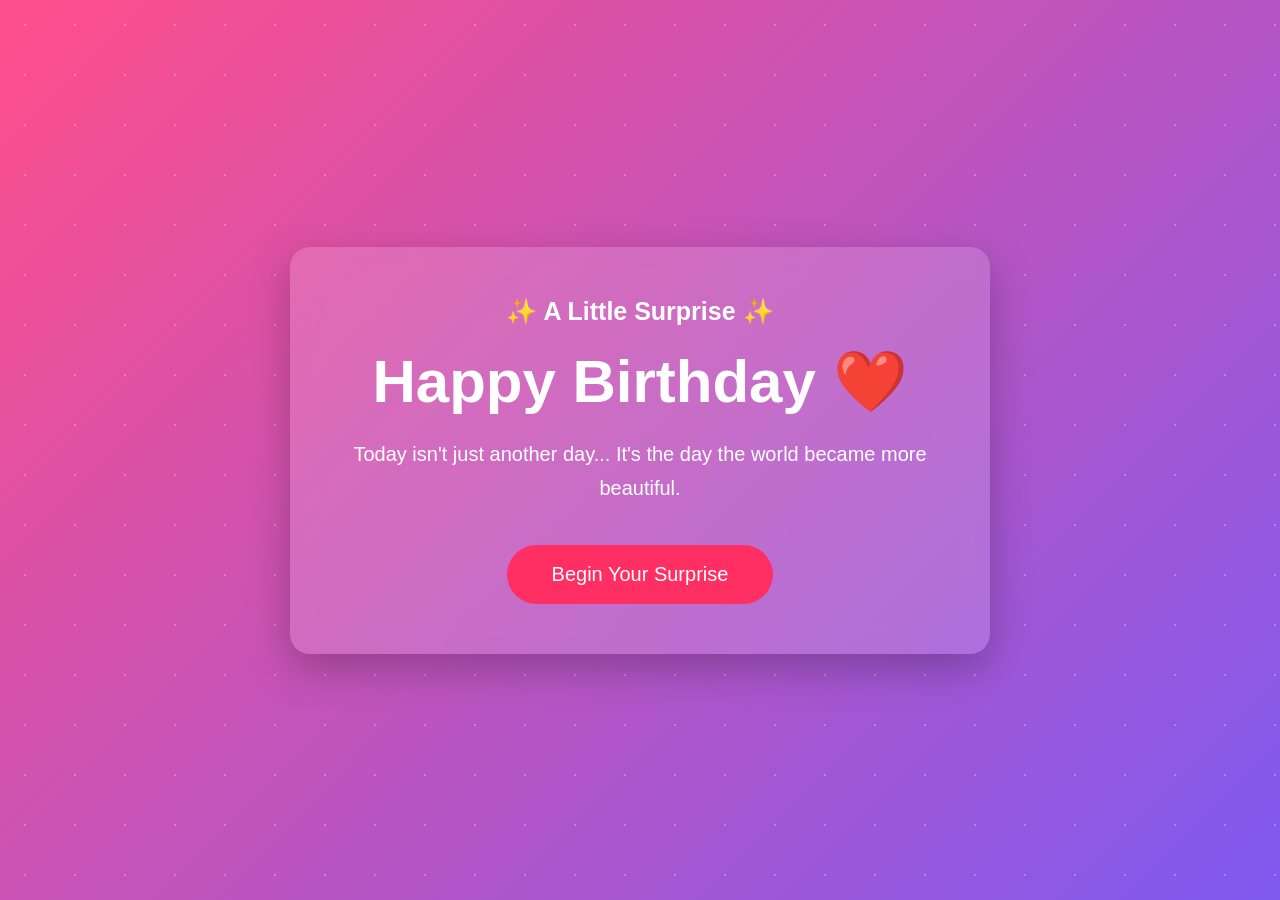
<file: index.html>
<!DOCTYPE html>
<html lang="en">

<head>

    <meta charset="UTF-8">

    <meta name="viewport"
          content="width=device-width, initial-scale=1.0">

    <title>Happy Birthday ❤️</title>

    <link rel="stylesheet" href="style.css">

</head>

<body>

<div class="stars"></div>

<div class="container">
    <h3>✨ A Little Surprise ✨</h3>

    <h1>Happy Birthday ❤️</h1>

    <p>

        Today isn't just another day...

        It's the day the world became more beautiful.

    </p>

    <button id="startBtn">

        Begin Your Surprise

    </button>

</div>
<script src="main.js"></script>

</body>

</html>
</file>
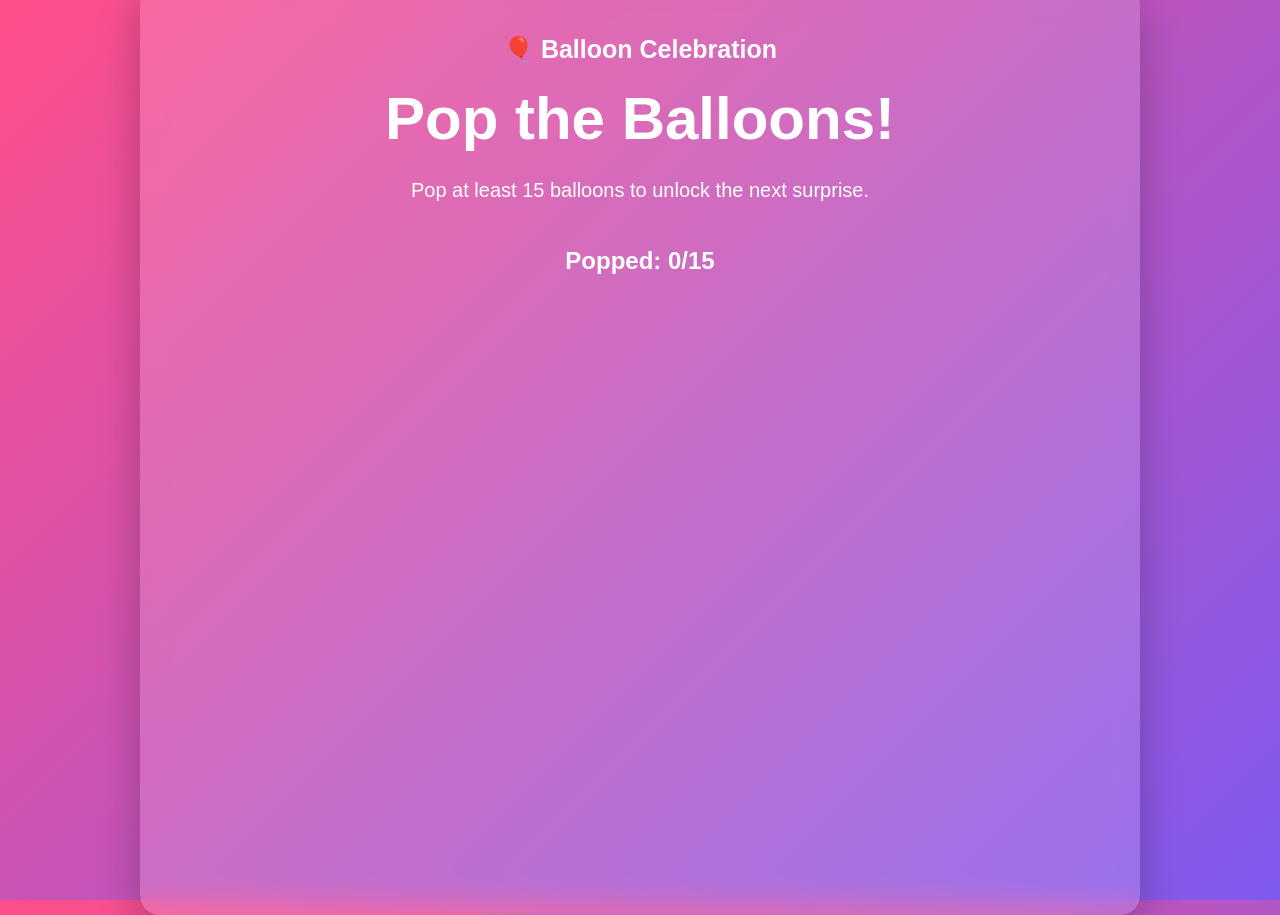
<file: balloons.html>
<!DOCTYPE html>
<html lang="en">

<head>

<meta charset="UTF-8">

<meta name="viewport"
content="width=device-width, initial-scale=1.0">

<title>Balloon Celebration 🎈</title>

<link rel="stylesheet"
href="style.css">

</head>

<body>

<div class="container balloon-container">

<h3>🎈 Balloon Celebration</h3>

<h1>Pop the Balloons!</h1>

<p>

Pop at least 15 balloons to unlock the next surprise.

</p>

<h2>

Popped:
<span id="score">0</span>/15

</h2>

<div id="balloonArea"></div>

<div id="balloonMessage">

<h2>🎉 Amazing! 🎉</h2>

<p>

You unlocked the next birthday surprise!

</p>

<button id="balloonNext">

Continue ➜

</button>

</div>

</div>

<script src="balloons.js"></script>

</body>

</html>
</file>
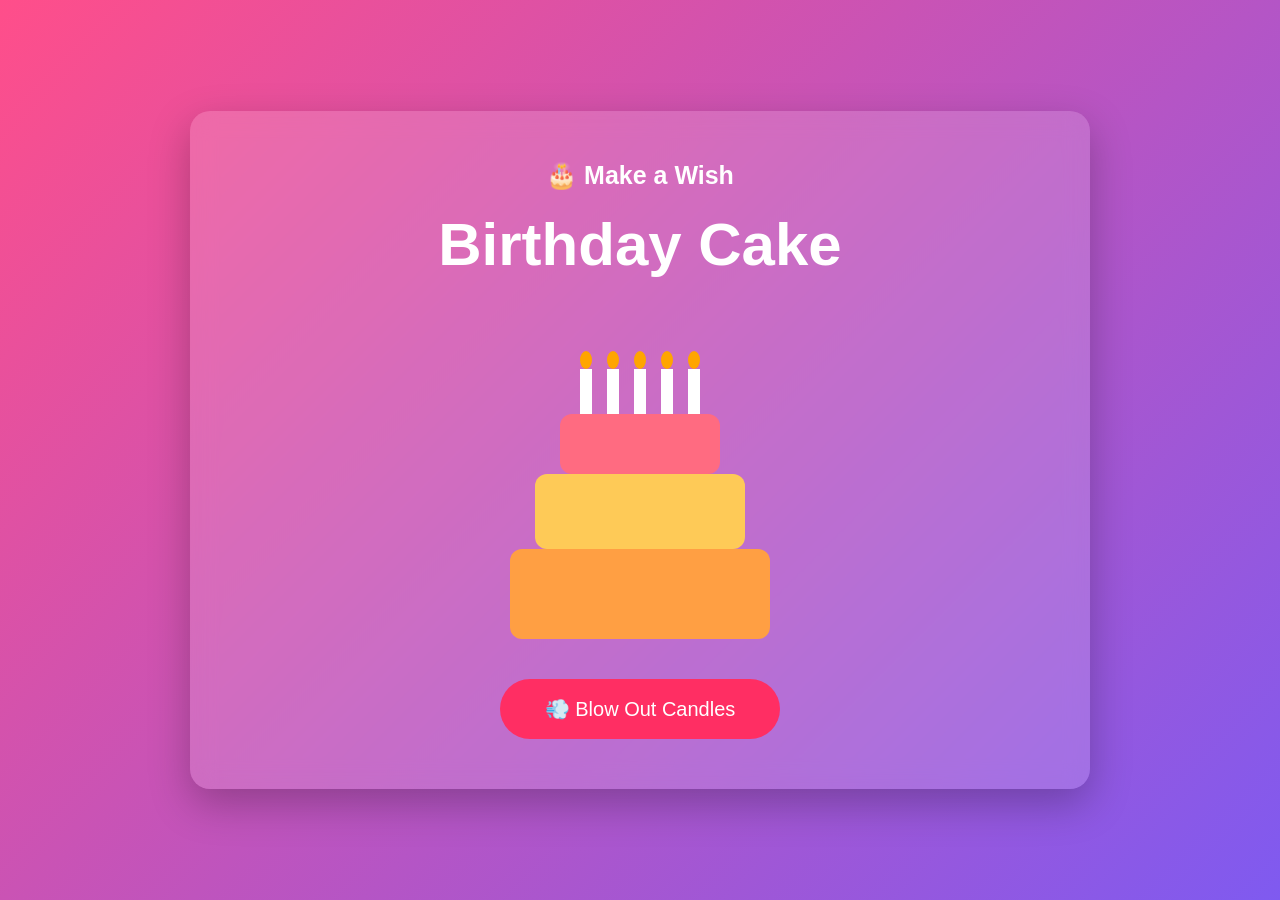
<file: cake.html>
<!DOCTYPE html>

<html lang="en">

<head>

<meta charset="UTF-8">

<meta name="viewport"
content="width=device-width, initial-scale=1.0">

<title>Birthday Cake 🎂</title>

<link rel="stylesheet"
href="style.css">

</head>

<body>

<div class="container cake-container">

<h3>🎂 Make a Wish</h3>

<h1>Birthday Cake</h1>

<div class="cake">

<div class="layer top"></div>

<div class="layer middle"></div>

<div class="layer bottom"></div>

<div class="candles">

<div class="candle">
<div class="flame"></div>
</div>

<div class="candle">
<div class="flame"></div>
</div>

<div class="candle">
<div class="flame"></div>
</div>

<div class="candle">
<div class="flame"></div>
</div>

<div class="candle">
<div class="flame"></div>
</div>

</div>

</div>

<button id="blow">

💨 Blow Out Candles

</button>

<div id="cakeMessage">

<h2>

🎉 Happy Birthday! 🎉

</h2>

<p>

May every wish you make today come true ❤️

</p>

<button id="cakeNext">

Continue ➜

</button>

</div>

</div>

<script src="cake.js"></script>

</body>

</html>
</file>
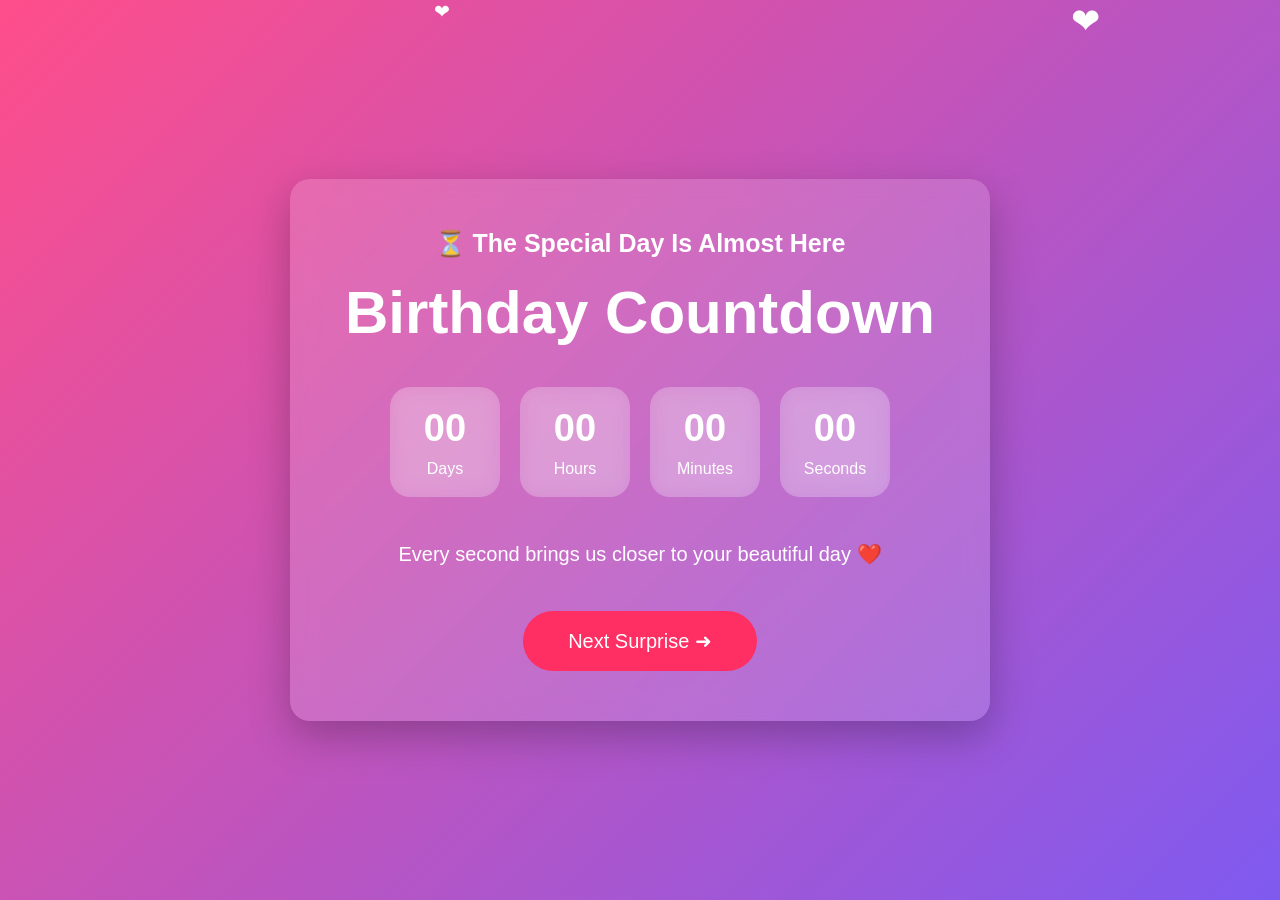
<file: countdown.html>
<!DOCTYPE html>
<html lang="en">

<head>

    <meta charset="UTF-8">

    <meta name="viewport" content="width=device-width, initial-scale=1.0">

    <title>Birthday Countdown</title>

    <link rel="stylesheet" href="style.css">

</head>

<body>

<div class="hearts"></div>

<div class="container">
    <h3>⏳ The Special Day Is Almost Here</h3>

    <h1>Birthday Countdown</h1>

    <div class="countdown">

        <div class="time-box">
            <span id="days">00</span>
            <small>Days</small>
        </div>

        <div class="time-box">
            <span id="hours">00</span>
            <small>Hours</small>
        </div>

        <div class="time-box">
            <span id="minutes">00</span>
            <small>Minutes</small>
        </div>
        <div class="time-box">
            <span id="seconds">00</span>
            <small>Seconds</small>
        </div>

    </div>

    <p class="message">
        Every second brings us closer to your beautiful day ❤️
    </p>

    <button id="nextBtn">Next Surprise ➜</button>

</div>

<script src="countdown.js"></script>

</body>

</html>
</file>
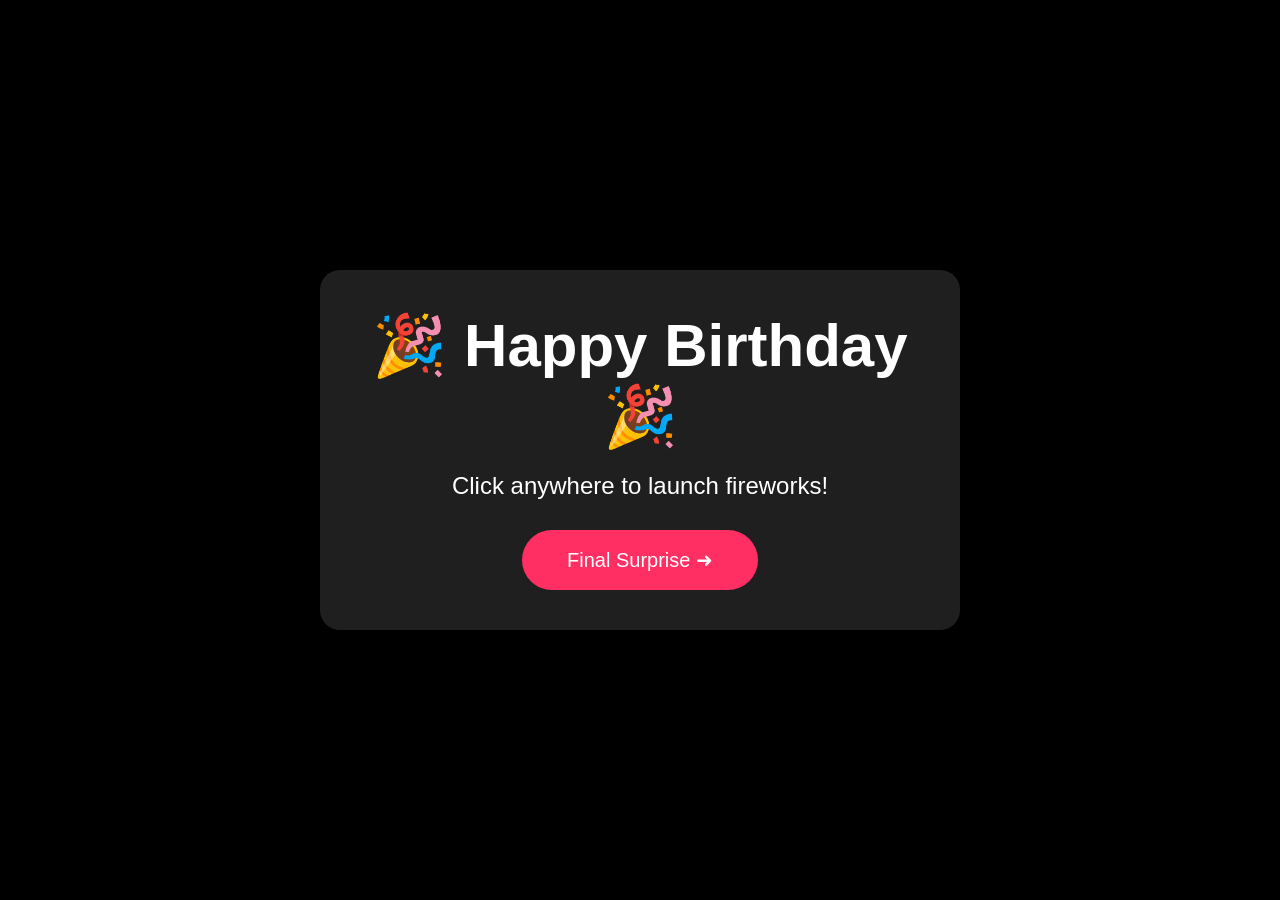
<file: fireworks.html>
<!DOCTYPE html>

<html lang="en">

<head>

<meta charset="UTF-8">

<meta name="viewport"
content="width=device-width, initial-scale=1.0">

<title>Fireworks Celebration 🎆</title>

<link rel="stylesheet"
href="style.css">

</head>

<body>

<canvas id="fireCanvas"></canvas>

<div class="fire-container">

<h1>🎉 Happy Birthday 🎉</h1>

<p>

Click anywhere to launch fireworks!

</p>

<button id="fireNext">

Final Surprise ➜

</button>

</div>

<script src="fireworks.js"></script>

</body>

</html>
</file>
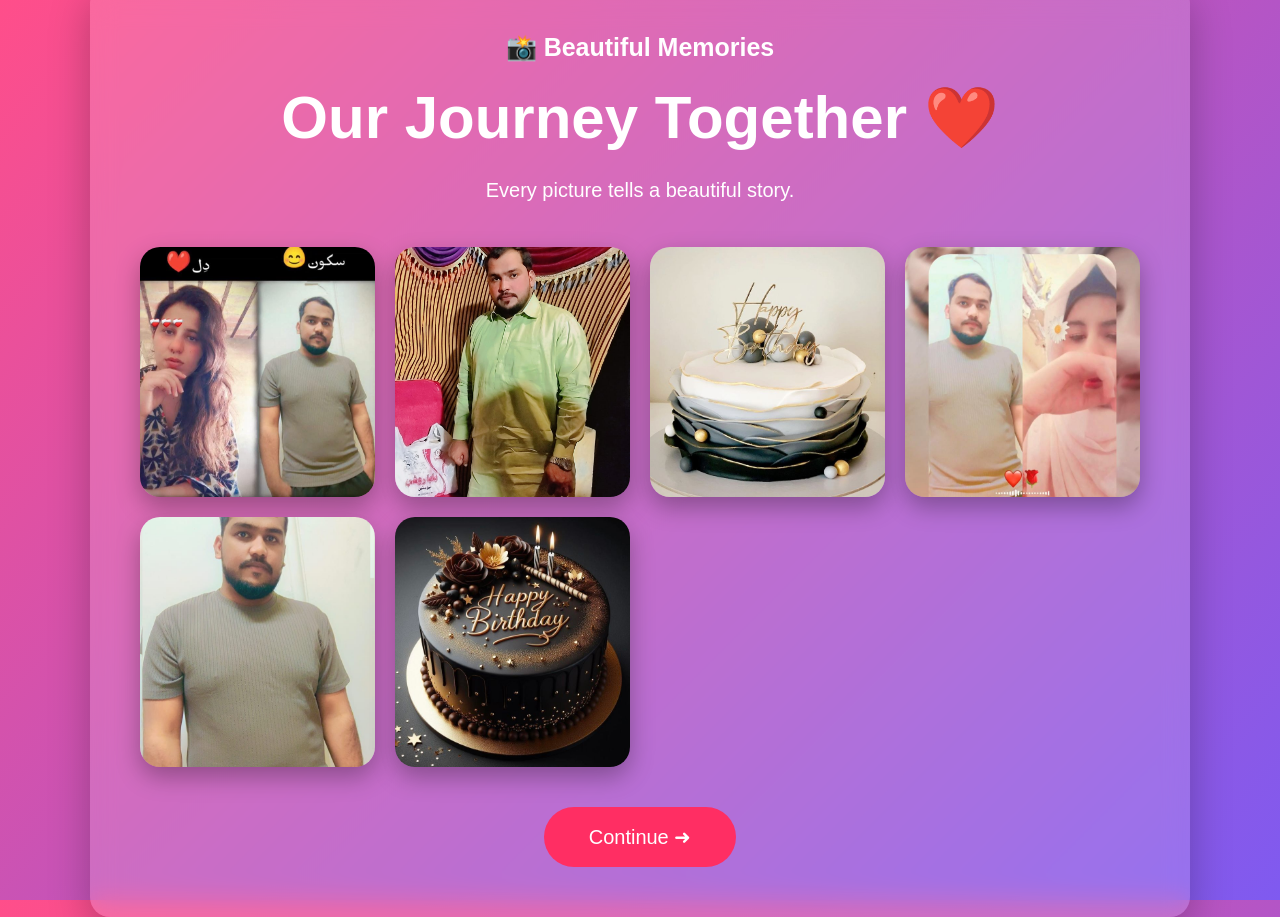
<file: gallery.html>
<!DOCTYPE html>
<html lang="en">

<head>

<meta charset="UTF-8">

<meta name="viewport"
content="width=device-width, initial-scale=1.0">

<title>Our Memories ❤️</title>

<link rel="stylesheet"
href="style.css">

</head>

<body>

<div class="container gallery-container">
    <h3>📸 Beautiful Memories</h3>

<h1>Our Journey Together ❤️</h1>

<p>
Every picture tells a beautiful story.
</p>

<div class="gallery">
    <img src="photo1.jpeg" class="gallery-img">

<img src="photo2.jpeg" class="gallery-img">

<img src="photo3.jpeg" class="gallery-img">

<img src="photo4.jpeg" class="gallery-img">

<img src="photo5.jpeg" class="gallery-img">

<img src="photo6.jpeg" class="gallery-img">

</div>

<button id="galleryNext">
    Continue ➜
</button>

</div>

<!-- Lightbox -->

<div id="lightbox">

<span id="close">&times;</span>

<img id="lightboxImage">

</div>

<script src="gallery.js"></script>

</body>

</html>
</file>
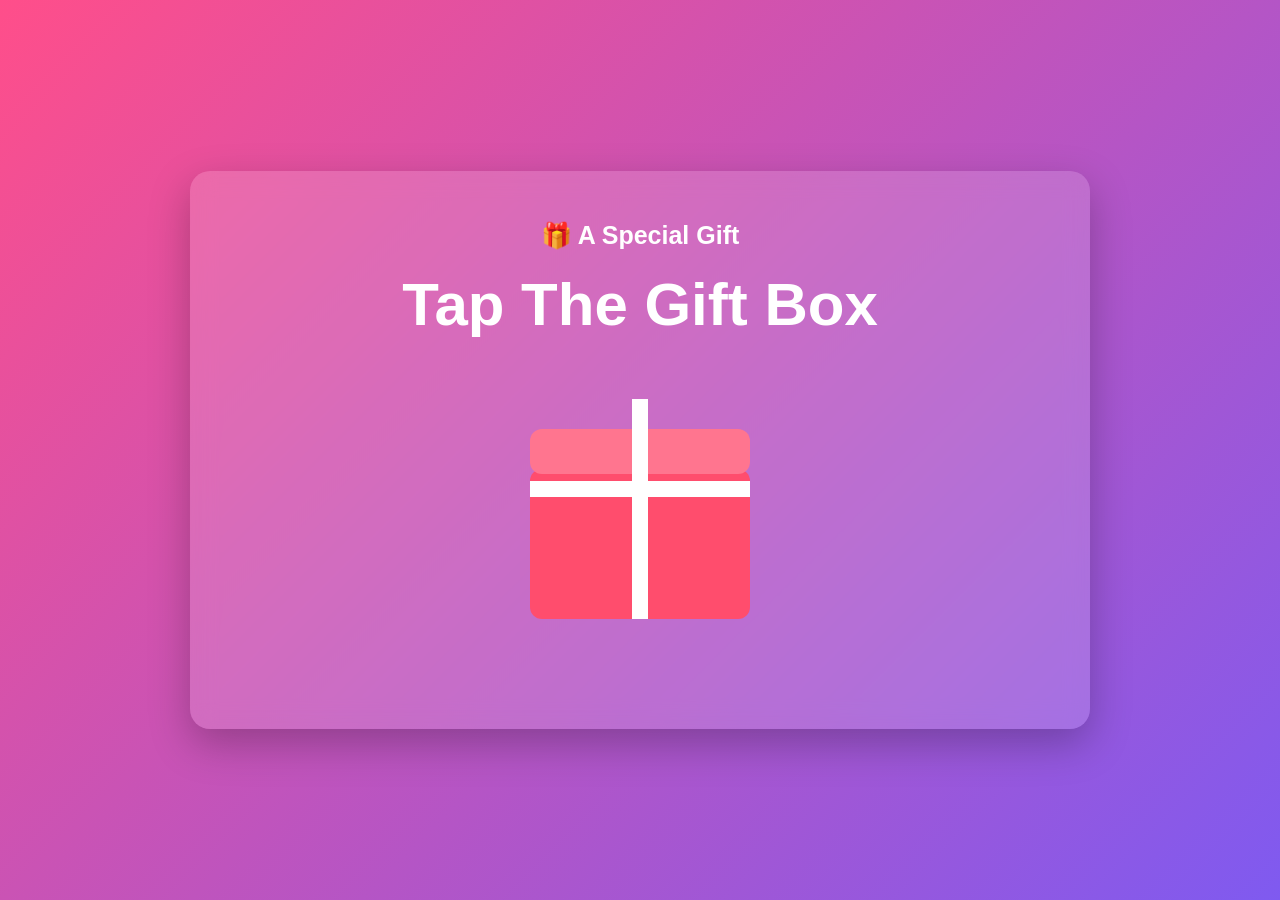
<file: gift.html>
<!DOCTYPE html>

<html lang="en">

<head>

<meta charset="UTF-8">

<meta name="viewport"
content="width=device-width, initial-scale=1.0">

<title>Magic Gift 🎁</title>

<link rel="stylesheet"
href="style.css">

</head>

<body>

<div class="container gift-container">

<h3>🎁 A Special Gift</h3>

<h1>Tap The Gift Box</h1>

<div id="giftBox">

<div class="gift-lid"></div>

<div class="gift-body"></div>

<div class="gift-ribbon-v"></div>

<div class="gift-ribbon-h"></div>

</div>

<div id="giftContent">

<h2>❤️ Surprise ❤️</h2>

<img src="photo7.jpeg"
class="gift-photo">

<p>

You are the greatest gift life has ever given.

Happy Birthday!

May your life always be filled with happiness,
success, love, and beautiful memories.

🎂❤️🎉

</p>

<button id="giftNext">

Continue ➜

</button>

</div>

</div>

<script src="gift.js"></script>

</body>

</html>
</file>
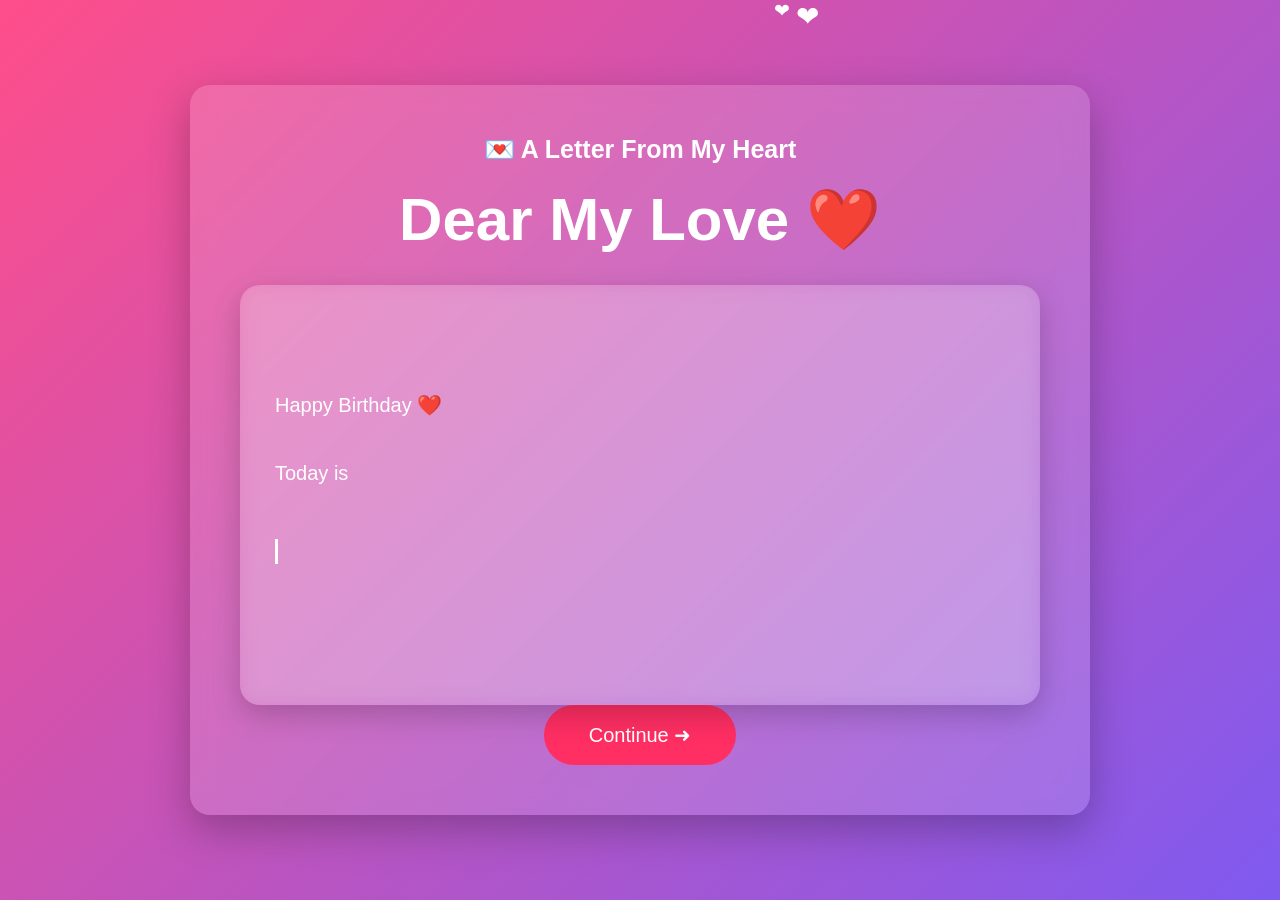
<file: letter.html>
<!DOCTYPE html>
<html lang="en">

<head>

<meta charset="UTF-8">

<meta name="viewport" content="width=device-width, initial-scale=1.0">

<title>A Letter For You ❤️</title>

<link rel="stylesheet" href="style.css">

</head>

<body>

<div class="hearts"></div>

<div class="container letter-container">
    <h3>💌 A Letter From My Heart</h3>

<h1>Dear My Love ❤️</h1>

<div class="letter-box">

<p id="typedText"></p>

</div>

<button id="letterNext">

Continue ➜

</button>

</div>

<script src="letter.js"></script>

</body>

</html>
</file>
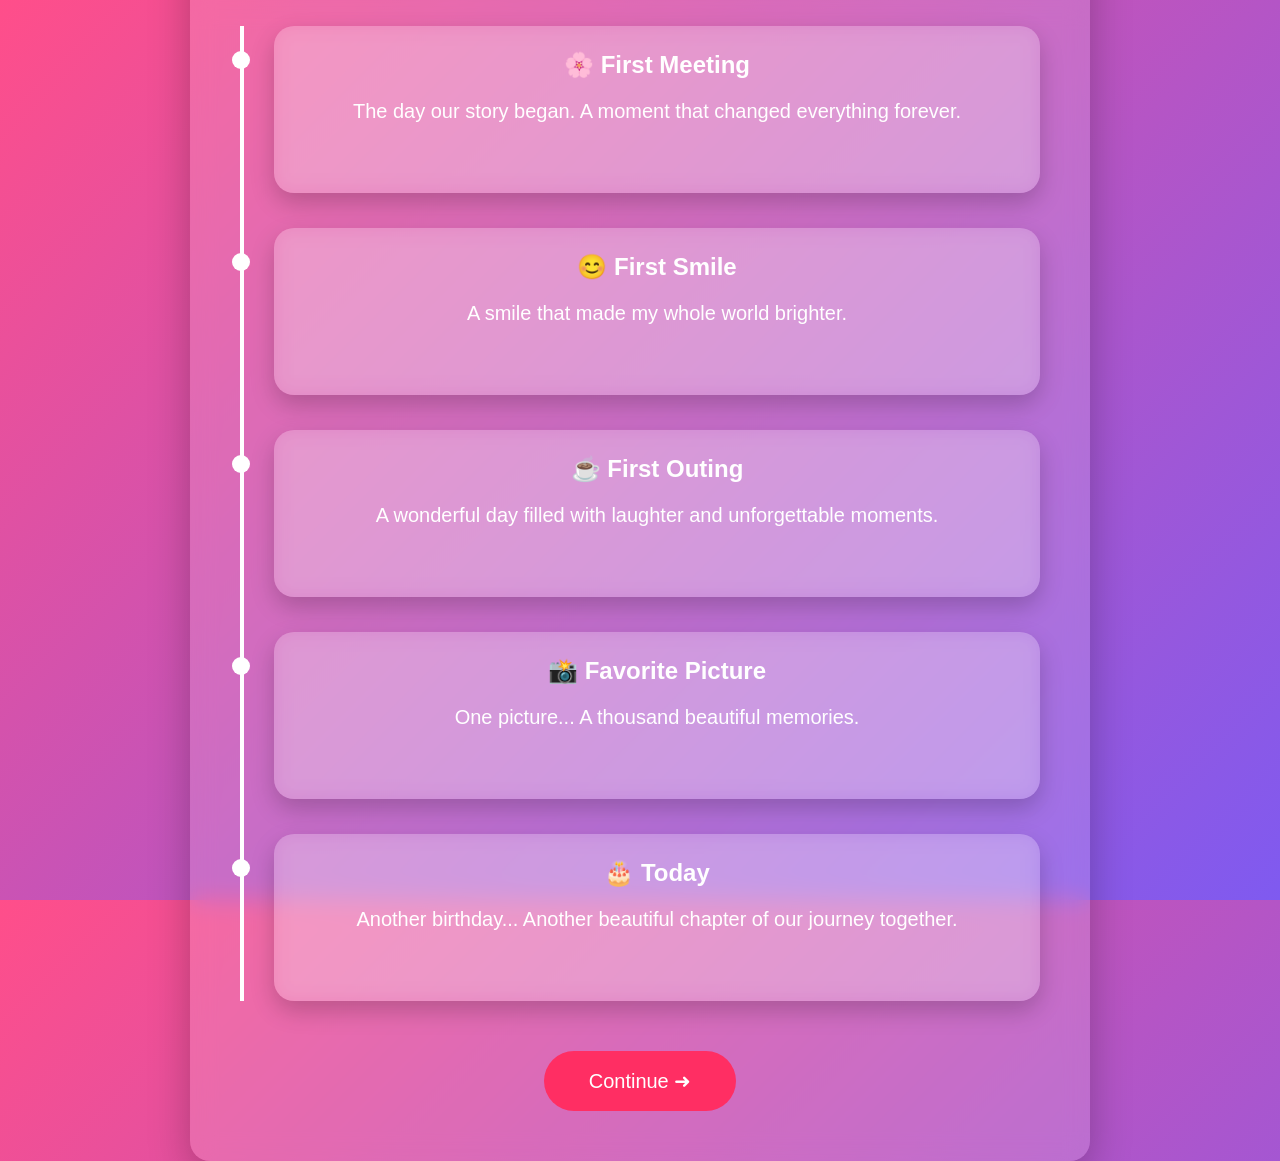
<file: memories.html>
<!DOCTYPE html>

<html lang="en">

<head>

<meta charset="UTF-8">

<meta name="viewport"
content="width=device-width, initial-scale=1.0">

<title>Our Beautiful Memories</title>

<link rel="stylesheet"
href="style.css">

</head>

<body>

<div class="container memories-container">

<h3>❤️ Our Journey</h3>

<h1>Beautiful Memories Together</h1>

<div class="timeline">

<div class="memory">
<h2>🌸 First Meeting</h2>
<p>
The day our story began.
A moment that changed everything forever.
</p>
</div>

<div class="memory">
<h2>😊 First Smile</h2>
<p>
A smile that made my whole world brighter.
</p>
</div>

<div class="memory">
<h2>☕ First Outing</h2>
<p>
A wonderful day filled with laughter and unforgettable moments.
</p>
</div>

<div class="memory">
<h2>📸 Favorite Picture</h2>
<p>
One picture...
A thousand beautiful memories.
</p>
</div>

<div class="memory">
<h2>🎂 Today</h2>
<p>
Another birthday...
Another beautiful chapter of our journey together.
</p>
</div>

</div>

<button id="memoryNext">

Continue ➜

</button>

</div>

<script src="memories.js"></script>

</body>

</html>
</file>
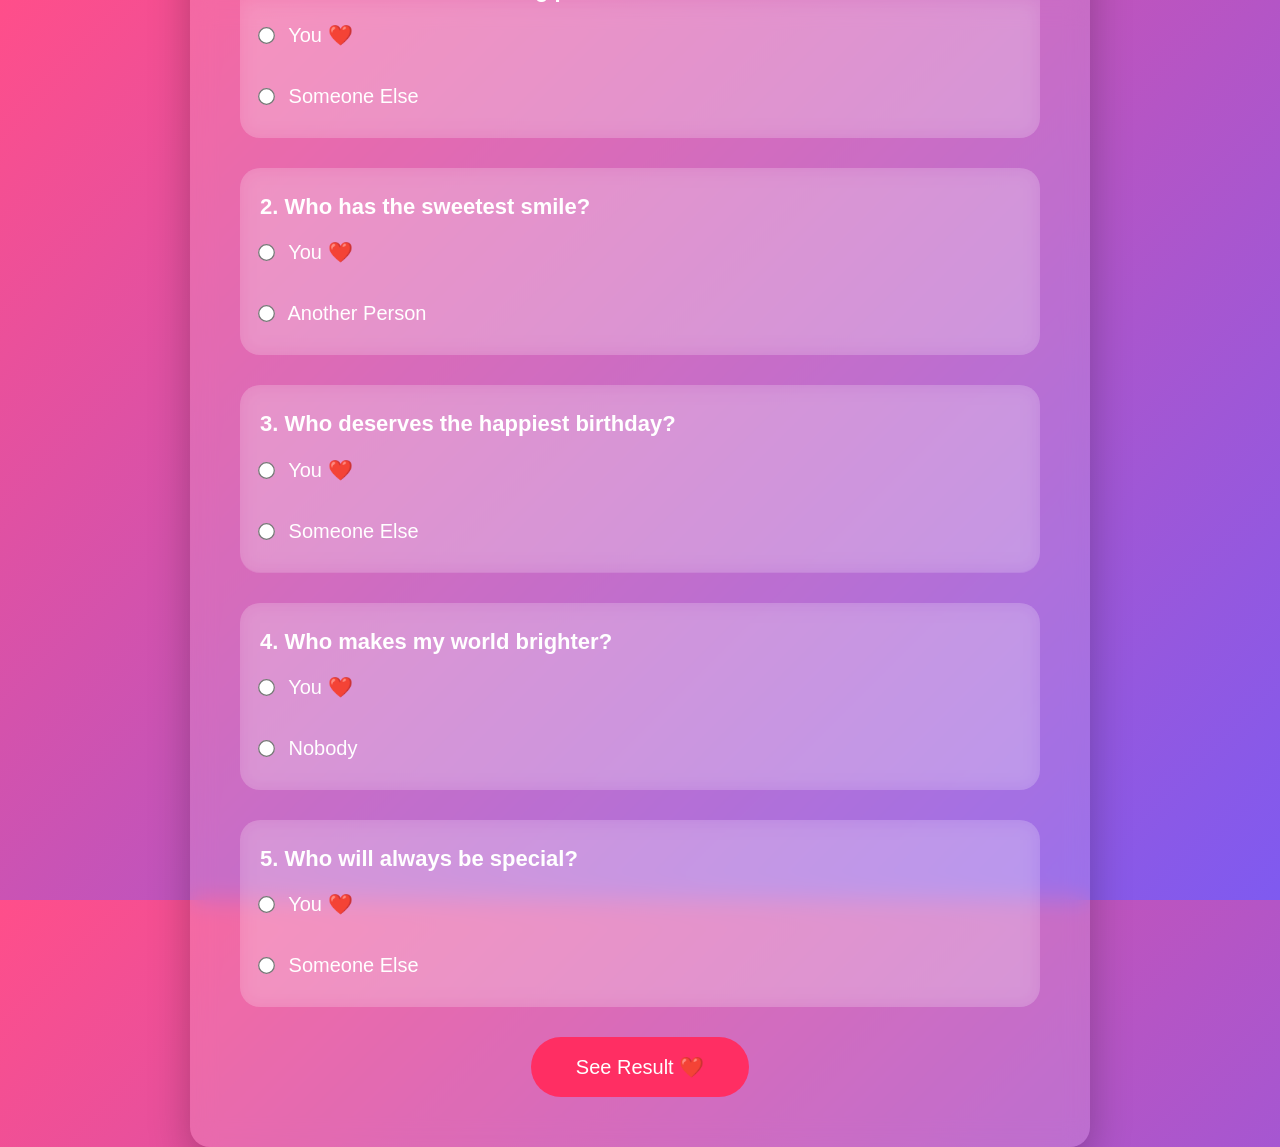
<file: quiz.html>
<!DOCTYPE html>
<html lang="en">

<head>

<meta charset="UTF-8">

<meta name="viewport"
content="width=device-width, initial-scale=1.0">

<title>Love Quiz ❤️</title>

<link rel="stylesheet"
href="style.css">

</head>

<body>

<div class="container quiz-container">

<h3>❤️ Fun Time</h3>

<h1>Birthday Love Quiz</h1>

<form id="quizForm">

<div class="question">

<p>1. Who is the most amazing person?</p>

<label><input type="radio" name="q1" value="1"> You ❤️</label><br>

<label><input type="radio" name="q1" value="0"> Someone Else</label>

</div>

<div class="question">

<p>2. Who has the sweetest smile?</p>

<label><input type="radio" name="q2" value="1"> You ❤️</label><br>

<label><input type="radio" name="q2" value="0"> Another Person</label>

</div>

<div class="question">

<p>3. Who deserves the happiest birthday?</p>

<label><input type="radio" name="q3" value="1"> You ❤️</label><br>

<label><input type="radio" name="q3" value="0"> Someone Else</label>

</div>

<div class="question">

<p>4. Who makes my world brighter?</p>

<label><input type="radio" name="q4" value="1"> You ❤️</label><br>

<label><input type="radio" name="q4" value="0"> Nobody</label>

</div>

<div class="question">

<p>5. Who will always be special?</p>

<label><input type="radio" name="q5" value="1"> You ❤️</label><br>

<label><input type="radio" name="q5" value="0"> Someone Else</label>

</div>

<button type="submit">

See Result ❤️

</button>

</form>

<div id="result"></div>

<button id="quizNext" style="display:none;">

Continue ➜

</button>

</div>

<script src="quiz.js"></script>

</body>

</html>
</file>
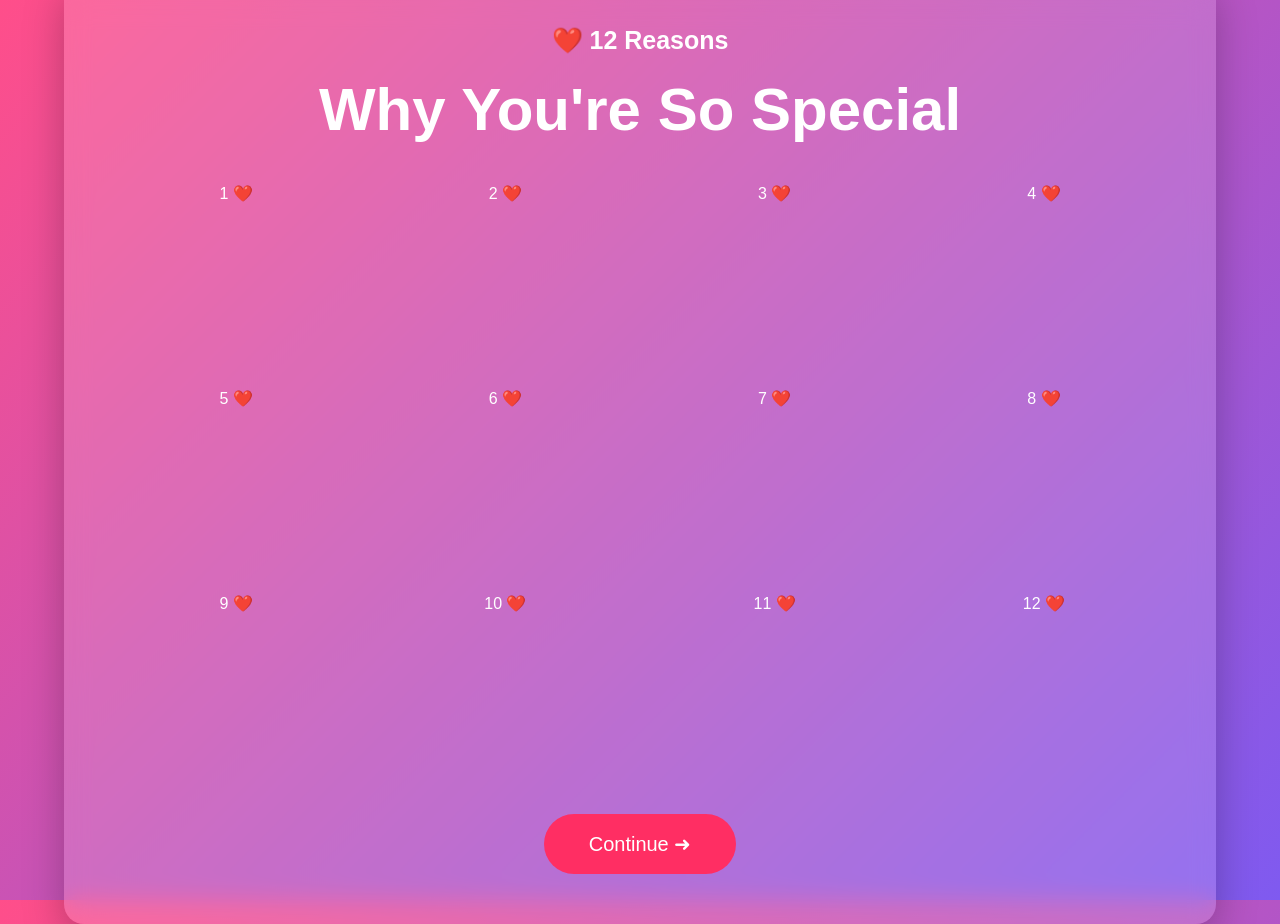
<file: reasons.html>
<html lang="en">

<head>

<meta charset="UTF-8">

<meta name="viewport"
content="width=device-width, initial-scale=1.0">

<title>Reasons I Love You ❤️</title>

<link rel="stylesheet"
href="style.css">

</head>

<body>

<div class="container reasons-container">
    <h3>❤️ 12 Reasons</h3>

<h1>Why You're So Special</h1>

<div class="cards">

<div class="card">
<div class="inner">
<div class="front">1 ❤️</div>
<div class="back">Your Beautiful Smile</div>
</div>
</div>

<div class="card">
<div class="inner">
<div class="front">2 ❤️</div>
<div class="back">Your Kind Heart</div>
</div>
</div>
<div class="card">
<div class="inner">
<div class="front">3 ❤️</div>
<div class="back">Your Caring Nature</div>
</div>
</div>

<div class="card">
<div class="inner">
<div class="front">4 ❤️</div>
<div class="back">Your Cute Laugh</div>
</div>
</div>

<div class="card">
<div class="inner">
<div class="front">5 ❤️</div>
<div class="back">Your Support</div>
</div>
</div>

<div class="card">
<div class="inner">
<div class="front">6 ❤️</div>
<div class="back">Your Sweet Voice</div>
</div>
</div>

<div class="card">
<div class="inner">
<div class="front">7 ❤️</div>
<div class="back">Your Eyes</div>
</div>
</div>

<div class="card">
<div class="inner">
<div class="front">8 ❤️</div>
<div class="back">Your Honesty</div>
</div>
</div>

<div class="card">
<div class="inner">
<div class="front">9 ❤️</div>
<div class="back">Your Positivity</div>
</div>
</div>

<div class="card">
<div class="inner">
<div class="front">10 ❤️</div>
<div class="back">Your Hugs</div>
</div>
</div>

<div class="card">
<div class="inner">
<div class="front">11 ❤️</div>
<div class="back">Your Personality</div>
</div>
</div>

<div class="card">
<div class="inner">
<div class="front">12 ❤️</div>
<div class="back">Everything About You ❤️</div>
</div>
</div>

</div>

<button id="reasonNext">

Continue ➜

</button>

</div>

<script src="reasons.js"></script>

</body>

</html>
</file>
<file: style.css>
*{
    margin:0;
    padding:0;
    box-sizing:border-box;
}

body{

    font-family:Arial,Helvetica,sans-serif;

    height:100vh;

    display:flex;

    justify-content:center;

    align-items:center;

    overflow:hidden;

    background:linear-gradient(135deg,#ff4e8a,#7f5af0);
    }

.container{

    width:90%;
    max-width:700px;

    text-align:center;

    padding:50px;

    border-radius:20px;

    background:rgba(255,255,255,.15);

    backdrop-filter:blur(12px);

    color:white;

    box-shadow:0 15px 40px rgba(0,0,0,.25);

}
.container h3{

    font-size:25px;

    margin-bottom:20px;

}

.container h1{

    font-size:60px;

    margin-bottom:20px;

}

.container p{

    font-size:20px;

    line-height:1.7;

    margin-bottom:40px;
    }

button{

    padding:18px 45px;

    border:none;

    border-radius:50px;

    cursor:pointer;

    font-size:20px;

    color:white;

    background:#ff2e63;

    transition:.4s;

}

button:hover{

    transform:scale(1.08);

    box-shadow:0 10px 25px rgba(0,0,0,.3);

}
.stars{

    position:absolute;

    width:100%;

    height:100%;

    background-image:
    radial-gradient(white 1px, transparent 1px);

    background-size:50px 50px;

    opacity:.25;

    animation:moveStars 80s linear infinite;

}

@keyframes moveStars{

    from{

        transform:translateY(0);
        }

    to{

        transform:translateY(-1000px);

    }

}

@media(max-width:768px){

.container h1{

font-size:40px;

}

.container p{

font-size:18px;

}
button{

font-size:18px;

}

}




/* Countdown Section */

.countdown{

    display:flex;

    justify-content:center;

    gap:20px;

    flex-wrap:wrap;

    margin:40px 0;

}

.time-box{

    width:110px;

    height:110px;

    border-radius:20px;
    background:rgba(255,255,255,.2);

    display:flex;

    flex-direction:column;

    justify-content:center;

    align-items:center;

    backdrop-filter:blur(10px);

}

.time-box span{

    font-size:38px;

    font-weight:bold;

}

.time-box small{

    margin-top:10px;

    font-size:16px;

}
.message{

    margin-bottom:35px;

    font-size:22px;

}

/* Floating Hearts */

.hearts{

    position:absolute;

    width:100%;

    height:100%;

    overflow:hidden;

    z-index:-1;

}

.heart{

    position:absolute;

    color:white;
     font-size:24px;

    animation:floatHeart linear infinite;

}

@keyframes floatHeart{

    from{

        transform:translateY(100vh);

        opacity:1;

    }

    to{
        transform:translateY(-120vh);

        opacity:0;

    }

}

@media(max-width:768px){

.time-box{

width:80px;

height:80px;

}

.time-box span{

font-size:28px;

}
.message{

font-size:18px;

}

}




/* Gallery */

.gallery{

display:grid;

grid-template-columns:
repeat(auto-fit,minmax(220px,1fr));

gap:20px;

margin:40px 0;

}

.gallery img{
    width:100%;

height:250px;

object-fit:cover;

border-radius:20px;

cursor:pointer;

transition:.5s;

box-shadow:0 10px 25px rgba(0,0,0,.3);

}

.gallery img:hover{

transform:scale(1.06);

}

#lightbox{

display:none;

position:fixed;

top:0;
left:0;

width:100%;

height:100%;

background:rgba(0,0,0,.9);

justify-content:center;

align-items:center;

z-index:999;

}

#lightbox img{

max-width:90%;

max-height:90%;

border-radius:20px;

}

#close{

position:absolute;
top:30px;

right:40px;

font-size:55px;

color:white;

cursor:pointer;

}

.gallery-container{

max-width:1100px;

}


/* Letter */

.letter-container{

max-width:900px;

}

.letter-box{

margin-top:30px;

padding:35px;

background:rgba(255,255,255,.15);

border-radius:20px;

text-align:left;

line-height:2;

font-size:22px;

min-height:420px;

backdrop-filter:blur(10px);

box-shadow:0 10px 30px rgba(0,0,0,.2);

}

#typedText{

white-space:pre-line;

}

.letter-box::after{

content:"";

border-right:3px solid white;

animation:blink .8s infinite;

}

@keyframes blink{

50%{

border-color:transparent;

}

}

.letter-box{

animation:fadeIn 1.2s ease;

}

@keyframes fadeIn{

from{

opacity:0;

transform:translateY(30px);

}

to{

opacity:1;

transform:translateY(0);

}

}

/* Reasons */

.reasons-container{

max-width:1200px;

}

.cards{

display:grid;

grid-template-columns:
repeat(auto-fit,minmax(220px,1fr));

gap:25px;

margin:40px 0;

}
.card{

height:180px;

perspective:1000px;

cursor:pointer;

}

.inner{

position:relative;

width:100%;

height:100%;

transition:1s;

transform-style:preserve-3d;

}

.card.flip .inner{

transform:rotateY(180deg);

}
.back{

position:absolute;

width:100%;

height:100%;

border-radius:20px;

display:flex;

justify-content:center;

align-items:center;

font-size:24px;

font-weight:bold;

backface-visibility:hidden;

background:rgba(255,255,255,.18);

backdrop-filter:blur(10px);

box-shadow:0 10px 25px rgba(0,0,0,.2);
color:white;

padding:15px;

text-align:center;

}

.back{

transform:rotateY(180deg);

background:#ff2e63;

}

.card:hover{

transform:translateY(-8px);

}



/* =======================
      Memory Timeline
======================= */

.memories-container{

max-width:900px;

}

.timeline{

position:relative;

margin:50px auto;

padding-left:30px;

border-left:4px solid white;

}

.memory{

background:rgba(255,255,255,.18);

backdrop-filter:blur(10px);

padding:25px;
margin:35px 0;

border-radius:20px;

box-shadow:0 10px 25px rgba(0,0,0,.2);

opacity:0;

transform:translateX(-80px);

transition:1s;

}

.memory.show{

opacity:1;

transform:translateX(0);

}

.memory::before{

content:"";

position:absolute;

left:-42px;
width:18px;

height:18px;

background:white;

border-radius:50%;

}

.memory h2{

margin-bottom:15px;

}

.memory:hover{

transform:scale(1.03);

}


/* =====================
        Quiz
===================== */

.quiz-container{

max-width:900px;

}

.question{

text-align:left;

margin:30px 0;

padding:20px;

background:rgba(255,255,255,.15);

border-radius:20px;

backdrop-filter:blur(10px);

}

.question p{

font-size:22px;

margin-bottom:15px;

font-weight:bold;

}

.question label{

font-size:20px;

display:block;

margin:10px 0;

cursor:pointer;

}

input[type=radio]{

margin-right:10px;

transform:scale(1.3);

}




/* ======================
      Balloons
====================== */

.balloon-container{

max-width:1000px;

}

#balloonArea{

position:relative;

width:100%;

height:550px;

overflow:hidden;

margin-top:40px;
}

.balloon{

position:absolute;

bottom:-120px;

width:70px;

height:90px;

border-radius:50%;

cursor:pointer;

animation:fly linear infinite;

box-shadow:0 8px 20px rgba(0,0,0,.25);

}

.balloon::after{

content:"";

position:absolute;

width:2px;

height:70px;

background:white;

left:34px;

top:88px;

}

@keyframes fly{

from{

transform:translateY(0);

}

to{

transform:translateY(-800px);

}

}

.balloon:hover{

transform:scale(1.1);

}

#balloonMessage{

display:none;

margin-top:30px;

padding:30px;

background:rgba(255,255,255,.18);

border-radius:20px;

backdrop-filter:blur(10px);

}



/* =====================
       Birthday Cake
===================== */

.cake-container{

max-width:900px;

}

.cake{

position:relative;

width:320px;

height:320px;

margin:40px auto;

}

.layer{

position:absolute;

left:50%;

transform:translateX(-50%);

border-radius:12px;

}

.bottom{

bottom:0;

width:260px;

height:90px;

background:#ff9f43;

}

.middle{

bottom:90px;

width:210px;

height:75px;

background:#feca57;

}

.top{

    bottom:165px;

width:160px;

height:60px;

background:#ff6b81;

}

.candles{

position:absolute;

bottom:225px;

left:50%;

transform:translateX(-50%);

display:flex;

gap:15px;

}

.candle{

width:12px;

height:45px;

background:white;

position:relative;

}

.flame{

position:absolute;

width:12px;

height:18px;

background:orange;

border-radius:50% 50% 50% 50%;

top:-18px;

animation:flicker .4s infinite alternate;

}

@keyframes flicker{

from{

    transform:scale(1);

opacity:1;

}

to{

transform:scale(.8);

opacity:.6;

}

}

#cakeMessage{

display:none;

margin-top:30px;

padding:25px;

background:rgba(255,255,255,.18);

border-radius:20px;

backdrop-filter:blur(10px);

}



/* ==========================
        Gift Box
========================== */

.gift-container{

max-width:900px;

}

#giftBox{

position:relative;

width:220px;

height:220px;

margin:60px auto;

cursor:pointer;

transition:.6s;

}

.gift-body{

position:absolute;

bottom:0;

width:220px;

height:150px;

background:#ff4d6d;

border-radius:12px;

}

.gift-lid{

position:absolute;

top:30px;

width:220px;

height:45px;

background:#ff758f;

border-radius:12px;

transition:.7s;

z-index:5;

}

.gift-ribbon-v{

position:absolute;

left:102px;

width:16px;

height:220px;

background:white;

z-index:6;

}

.gift-ribbon-h{

position:absolute;

top:82px;

width:220px;

height:16px;

background:white;

z-index:6;

}

.open .gift-lid{

transform:
translateY(-80px)
rotate(-12deg);

}

#giftContent{

display:none;

animation:fadeGift 1s;

margin-top:30px;

}

.gift-photo{

width:260px;

max-width:90%;

border-radius:20px;

margin:20px 0;

box-shadow:0 10px 25px rgba(0,0,0,.3);

}

@keyframes fadeGift{

from{

opacity:0;

transform:scale(.8);

}

to{

opacity:1;

transform:scale(1);

}

}



/* ==========================
      Fireworks
========================== */

#fireCanvas{

position:fixed;

top:0;

left:0;

width:100%;

height:100%;

background:#000;

z-index:-1;

}

.fire-container{

position:absolute;

top:50%;

left:50%;

transform:translate(-50%,-50%);

text-align:center;

color:white;

background:rgba(255,255,255,.12);

padding:40px;

border-radius:20px;

backdrop-filter:blur(10px);

box-shadow:0 10px 25px rgba(0,0,0,.3);

}

.fire-container h1{

font-size:60px;

margin-bottom:20px;

}

.fire-container p{

font-size:24px;

margin-bottom:30px;

}


/* ==========================
      Final Surprise
========================== */

.final-container{

max-width:900px;

animation:fadeFinal 2s;

}

.final-photo{

width:300px;

height:300px;

object-fit:cover;

border-radius:50%;

margin:30px auto;

display:block;

border:8px solid white;

box-shadow:0 15px 35px rgba(0,0,0,.35);

}

.final-message{

font-size:22px;

line-height:2;

margin:30px 0;

white-space:pre-line;

}

@keyframes fadeFinal{

from{

opacity:0;

transform:translateY(50px);

}

to{

opacity:1;

transform:translateY(0);

}

}
</file>
